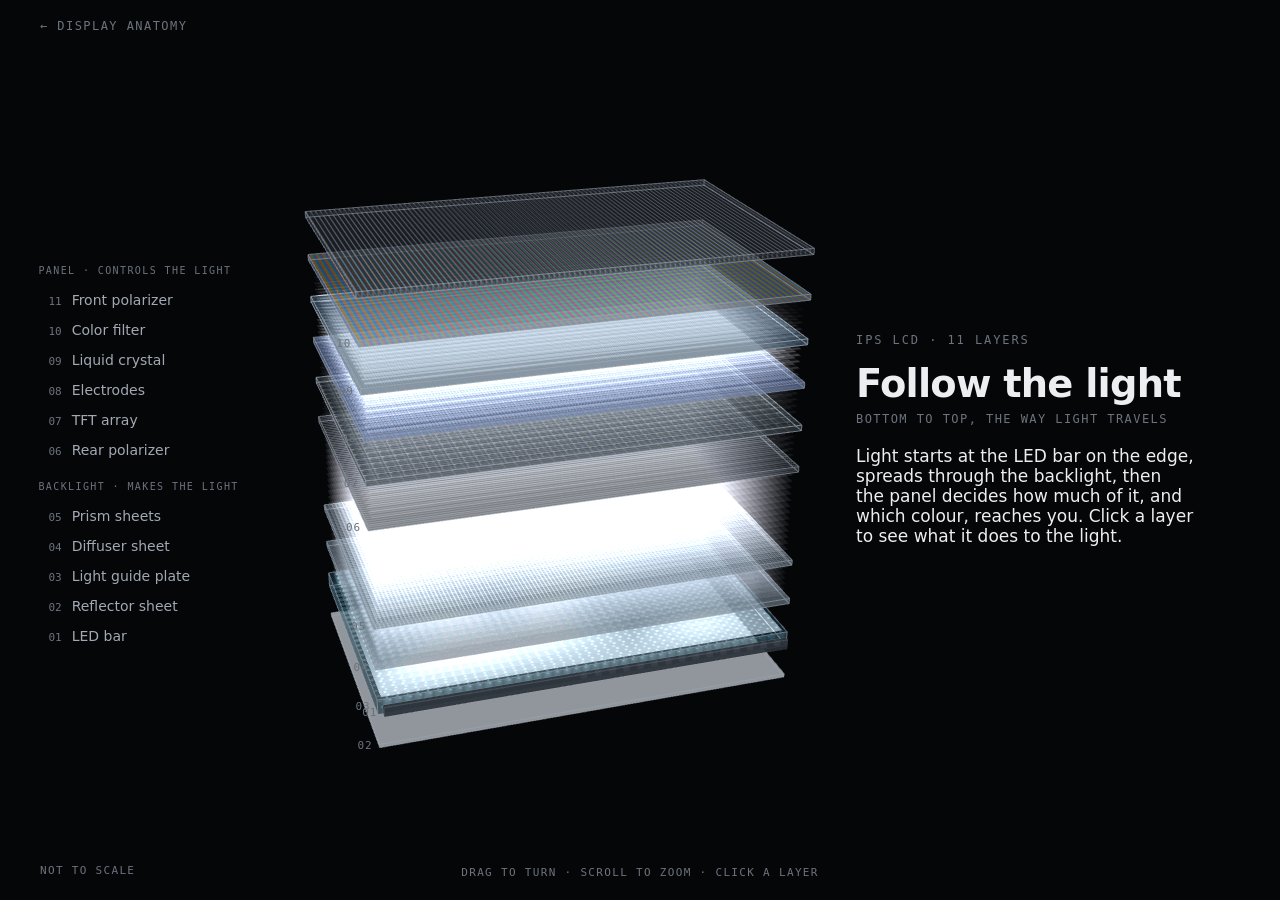
<file: ips.html>
<!doctype html>
<html lang="en">
<head>
<meta charset="utf-8">
<meta name="viewport" content="width=device-width, initial-scale=1">
<title>IPS LCD · Display Anatomy</title>
<meta name="description" content="Eleven layers of an IPS LCD monitor, in the order light passes through them.">
  <script type="module" crossorigin src="./assets/ips-DWPI9uzb.js"></script>
  <link rel="modulepreload" crossorigin href="./assets/ease-Bh4pquA0.js">
  <link rel="stylesheet" crossorigin href="./assets/ease-CyZcsLlW.css">
  <link rel="stylesheet" crossorigin href="./assets/ips-DbzkZRpp.css">
</head>
<body class="ips">
<div id="stage"></div>
<a class="back" href="./">← Display Anatomy</a>
<aside id="panel">
  <span class="eyebrow"><span id="p-no"></span><span class="draft" id="p-draft" hidden>Draft</span></span>
  <h1 id="p-name"></h1>
  <p class="group" id="p-group"></p>
  <div class="compare" id="compare">
    <figure><canvas id="c-in" width="300" height="200"></canvas><figcaption><b>Below</b><span id="c-in-l"></span></figcaption></figure>
    <span class="to" aria-hidden="true">→</span>
    <figure><canvas id="c-out" width="300" height="200"></canvas><figcaption><b>Above</b><span id="c-out-l"></span></figcaption></figure>
  </div>
  <div id="p-line" class="line"></div>
  <div class="lc" id="lc" hidden>
    <div class="seg" role="group" aria-label="Panel type">
      <button id="lc-ips" class="on">IPS</button><button id="lc-va">VA (compare)</button>
    </div>
    <label class="row"><span>Voltage</span><input type="range" id="lc-v" min="0" max="1" step="0.01" value="0.6"><button id="lc-play" class="play" aria-label="Pause the voltage sweep">❚❚</button></label>
    <p class="note" id="lc-note"></p>
    <div class="bar"><span id="lc-bar"></span></div>
    <small>Light through the front polarizer (simplified)</small>
  </div>
  <details class="block" id="b-deeper"><summary>How it works</summary><div id="p-deeper"></div></details>
  <section class="block" id="b-facts"><h2>Numbers</h2><div id="p-facts"></div></section>
</aside>
<nav id="rail" aria-label="Layers, top of the stack first"></nav>
<p class="hint">Drag to turn · scroll to zoom · click a layer</p>
<p class="scale">Not to scale</p>
<div id="tags"></div>
</body>
</html>
</file>
<file: assets/ease-CyZcsLlW.css>
:root{--bg:#050608;--ink:#eceef2;--ink-2:#a2a9b3;--ink-3:#6c737d;--rule:#1b1f25;--surface:#0b0d11;--mono:ui-monospace, "SF Mono", Menlo, Consolas, monospace}*{box-sizing:border-box}html,body{background:var(--bg);color:var(--ink);margin:0;font-family:system-ui,-apple-system,Segoe UI,Roboto,sans-serif}#stage{position:fixed;inset:0}#stage canvas{display:block}#scroll{height:920vh}.cap{letter-spacing:-.02em;opacity:0;pointer-events:none;will-change:transform, opacity;text-shadow:0 2px 22px #000000d9;max-width:min(520px,100vw - 32px);font-size:clamp(24px,3.4vw,44px);font-weight:650;line-height:1.12;position:fixed;top:50%;left:clamp(16px,6vw,96px)}.cap small{letter-spacing:0;color:var(--ink-2);margin-top:14px;font-size:clamp(15px,1.3vw,18px);font-weight:400;line-height:1.5;display:block}.eyebrow{font:500 12px/1.4 var(--mono);letter-spacing:.16em;text-transform:uppercase;color:var(--ink-3);margin-bottom:14px;display:block}@media (max-width:760px){.cap{top:auto;bottom:0}}.tag{font:500 11px/1 var(--mono);letter-spacing:.08em;color:var(--ink-3);opacity:0;pointer-events:none;white-space:nowrap;transition:opacity .4s,color .4s;position:fixed;top:0;left:0}.tag.active{color:var(--ink)}#hint{font:500 11px/1 var(--mono);letter-spacing:.2em;text-transform:uppercase;color:var(--ink-3);transition:opacity .4s;position:fixed;bottom:28px;left:50%;transform:translate(-50%)}#choose{z-index:2;background:linear-gradient(to bottom, #05060800, var(--bg) 22vh);min-height:100vh;padding:18vh clamp(16px,6vw,96px) 12vh;position:relative}#choose h2{letter-spacing:-.02em;margin:0 0 32px;font-size:clamp(28px,3.4vw,44px);font-weight:650}.cards{grid-template-columns:repeat(auto-fit,minmax(260px,1fr));gap:16px;max-width:1200px;display:grid}.card{border:1px solid var(--rule);background:var(--surface);color:inherit;border-radius:18px;padding:28px;text-decoration:none;transition:border-color .3s,transform .3s;display:block}a.card:hover{border-color:#3a414b;transform:translateY(-2px)}.card .k{font:500 12px/1 var(--mono);letter-spacing:.14em;color:var(--ink-3);text-transform:uppercase}.card h3{letter-spacing:-.01em;margin:14px 0 8px;font-size:26px;font-weight:650}.card p{color:var(--ink-2);margin:0;line-height:1.55}.card .anim{border:1px solid var(--rule);background:#07090c;border-radius:10px;width:100%;height:auto;margin:6px 0 12px;display:block}.card .go{margin-top:22px;font-weight:600;display:inline-block}.card.soon{opacity:.55}.pill{border:1px solid var(--rule);font:500 11px/1 var(--mono);letter-spacing:.12em;text-transform:uppercase;color:var(--ink-2);border-radius:999px;margin-top:22px;padding:6px 12px;display:inline-block}body:not(.ips):after{content:"";background:var(--bg);z-index:10;pointer-events:none;opacity:0;transition:opacity .3s;position:fixed;inset:0}body.leaving:after{opacity:1}#err{color:#ff9a9a;font:13px var(--mono);position:fixed;inset:auto 16px 16px}
</file>
<file: assets/ips-DbzkZRpp.css>
body.ips{overflow:hidden}.back{z-index:3;font:500 12px/1 var(--mono);letter-spacing:.12em;text-transform:uppercase;color:var(--ink-3);text-decoration:none;position:fixed;top:20px;left:clamp(16px,4vw,40px)}.back:hover{color:var(--ink)}#panel{z-index:2;scrollbar-width:thin;scrollbar-color:#2a3038 transparent;width:min(360px,34vw);max-height:calc(100vh - 96px);padding-right:22px;position:fixed;top:50%;right:clamp(16px,5vw,80px);overflow-y:auto;transform:translateY(-50%)}#panel::-webkit-scrollbar{width:6px}#panel::-webkit-scrollbar-thumb{background:#2a3038;border-radius:3px}#panel::-webkit-scrollbar-track{background:0 0}#panel h1{letter-spacing:-.02em;margin:0 0 6px;font-size:clamp(28px,3vw,40px);font-weight:650;line-height:1.1}#panel .group{font:500 12px/1.4 var(--mono);letter-spacing:.12em;text-transform:uppercase;color:var(--ink-3);margin:0 0 18px}#panel p{color:var(--ink-2);margin:0;line-height:1.6}#panel .empty{color:var(--ink-3);font-style:italic}#panel .line{color:var(--ink);margin-bottom:22px;font-size:17px}#panel .line p{color:inherit}#panel .block{border-top:1px solid var(--rule);padding:14px 0 12px}#panel .block h2{font:500 11px/1.4 var(--mono);letter-spacing:.14em;text-transform:uppercase;color:var(--ink-3);margin:0 0 8px}#panel ul{margin:0;padding:0;list-style:none}#panel #p-deeper p{margin:0 0 10px;font-size:14px}#panel li{font-size:13px}#panel a.lbl{border-bottom:1px dotted var(--ink-3);text-decoration:none}#panel a.lbl:hover{color:var(--ink)}#panel li{color:var(--ink-2);align-items:baseline;gap:10px;padding:4px 0;display:flex}#panel li b{color:var(--ink);margin-left:auto;font-weight:600}#panel .lbl{font:500 10px/1 var(--mono);letter-spacing:.08em;text-transform:uppercase;color:var(--ink-3);font-style:normal}#panel.intro .block,#panel.intro .compare{display:none}.compare{align-items:center;gap:10px;margin:4px 0 10px;display:flex}.compare figure{flex:1;margin:0}.compare canvas{aspect-ratio:3/2;border:1px solid var(--rule);border-radius:10px;width:100%;display:block}.compare figcaption{color:var(--ink-2);margin-top:6px;font-size:12px;line-height:1.35}.compare figcaption b{font:500 10px/1.4 var(--mono);letter-spacing:.14em;text-transform:uppercase;color:var(--ink-3);display:block}.compare .to{color:var(--ink-3);font-size:18px}.lc{border-top:1px solid var(--rule);padding:14px 0 12px}.lc .seg{border:1px solid var(--rule);border-radius:999px;margin-bottom:12px;padding:2px;display:inline-flex}.lc .seg button{color:var(--ink-2);font:inherit;cursor:pointer;background:0 0;border:0;border-radius:999px;padding:5px 12px;font-size:12px}.lc .seg button.on{color:var(--ink);background:#ffffff1a}.lc .row{font:500 11px/1 var(--mono);letter-spacing:.12em;text-transform:uppercase;color:var(--ink-3);align-items:center;gap:12px;display:flex}.lc input[type=range]{accent-color:#7fd0ff;flex:1}.lc .play{border:1px solid var(--rule);color:var(--ink-2);cursor:pointer;background:0 0;border-radius:999px;width:30px;height:26px;font-size:10px}.lc .play:hover{color:var(--ink)}.lc .note{color:var(--ink-2);margin:10px 0;font-size:13px}.lc .bar{background:#14181d;border-radius:3px;height:6px;overflow:hidden}.lc .bar span{background:linear-gradient(90deg,#3a4656,#eef3ff);height:100%;display:block}.lc small{color:var(--ink-3);margin-top:6px;font-size:11px;display:block}#panel .draft{border:1px solid var(--rule);color:var(--ink-3);border-radius:999px;margin-left:10px;padding:2px 7px}#panel details.block summary{cursor:pointer;font:500 11px/1.4 var(--mono);letter-spacing:.14em;text-transform:uppercase;color:var(--ink-3);list-style:none}#panel details.block summary:after{content:" +"}#panel details.block[open] summary:after{content:" −"}#panel details.block[open] summary{margin-bottom:8px}#panel [hidden]{display:none!important}body.ips:after{content:"";background:var(--bg);z-index:10;pointer-events:none;transition:opacity .45s;position:fixed;inset:0}body.ips.ready:after{opacity:0;visibility:hidden;transition:opacity .45s,visibility 0s .45s}body.ips.done:after{display:none}@media (prefers-reduced-motion:reduce){body.ips:after{display:none}}#rail{z-index:2;flex-direction:column-reverse;gap:2px;width:220px;display:flex;position:fixed;top:50%;left:clamp(16px,3vw,40px);transform:translateY(-50%)}#rail .head{font:500 10px/1.4 var(--mono);letter-spacing:.14em;text-transform:uppercase;color:var(--ink-3);margin:14px 0 6px}#rail button{color:var(--ink-2);font:inherit;text-align:left;cursor:pointer;background:0 0;border:0;border-radius:8px;align-items:baseline;gap:10px;padding:6px 10px;font-size:14px;transition:background .25s,color .25s;display:flex}#rail button .n{font:500 11px/1 var(--mono);color:var(--ink-3)}#rail button:hover{color:var(--ink);background:#ffffff0a}#rail button.on{color:var(--ink);background:#ffffff17}#rail button.on .n{color:var(--ink)}.hint{font:500 11px/1 var(--mono);letter-spacing:.12em;text-transform:uppercase;color:var(--ink-3);margin:0;position:fixed;bottom:22px;left:50%;transform:translate(-50%)}.scale{font:500 11px/1 var(--mono);letter-spacing:.12em;text-transform:uppercase;color:var(--ink-3);margin:0;position:fixed;bottom:24px;left:clamp(16px,4vw,40px)}@media (max-width:760px){#rail{flex-direction:row-reverse;width:auto;padding:0 12px;top:52px;left:0;right:0;overflow-x:auto;transform:none}#rail .head{display:none}#rail button{white-space:nowrap;font-size:12px}.hint{display:none}#panel{width:auto;inset:auto 16px 64px;transform:none}.scale{display:none}}
</file>
